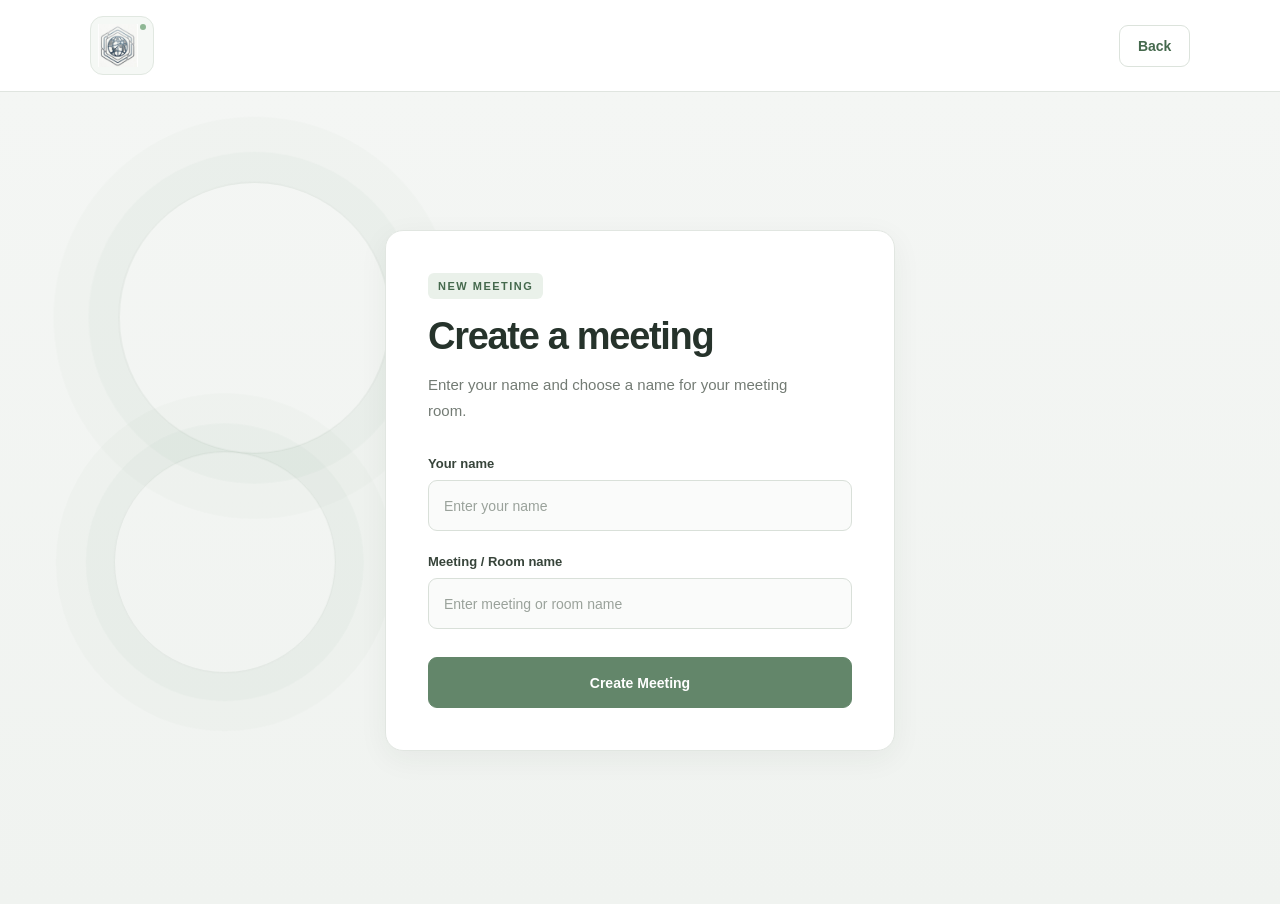
<file: create.html>
<!DOCTYPE html>

<html lang="en">

<head>


<meta charset="UTF-8">

<meta
    name="viewport"
    content="width=device-width, initial-scale=1.0"
>

<title>Create Meeting - MeetUp</title>
    
<link rel="icon" type="image/png" href="m4.png">


<link rel="stylesheet" href="create.css">


</head>

<body>

<!-- =========================
     HEADER
========================== -->

<header class="create-header">


    <!-- Logo -->

    
<a href="index.html" class="logo">
    <img src="m4.png" alt="MeetUp Logo" class="logo-image">
</a>



    <!-- Back -->

    <a
        href="index.html"
        class="back-button"
    >
        Back
    </a>

</header>



<!-- =========================
     MAIN
========================== -->

<main class="create-main">

    <section class="create-card">


        <!-- Heading -->

        <div class="create-heading">

            <p class="page-label">
                NEW MEETING
            </p>

            <h1>
                Create a meeting
            </h1>

            <p>
                Enter your name and choose a name
                for your meeting room.
            </p>

        </div>



        <!-- =========================
             FORM
        ========================== -->

        <form id="createMeetingForm">


            <!-- Name -->

            <div class="form-group">

                <label for="userName">
                    Your name
                </label>

                <input
                    type="text"
                    id="userName"
                    name="userName"
                    placeholder="Enter your name"
                    autocomplete="name"
                    maxlength="50"
                    required
                >

            </div>



            <!-- Room Name -->

            <div class="form-group">

                <label for="roomName">
                    Meeting / Room name
                </label>

                <input
                    type="text"
                    id="roomName"
                    name="roomName"
                    placeholder="Enter meeting or room name"
                    maxlength="100"
                    required
                >

            </div>



            <!-- Create Button -->

            <button
                type="submit"
                class="create-button"
                id="createMeetingButton"
            >
                Create Meeting
            </button>

        </form>



        <!-- Status -->

        <p
            id="createStatus"
            class="create-status"
            aria-live="polite"
        ></p>


    </section>

</main>



<script src="create.js"></script>
<script src="bubble-motion.js"></script>

</body>

</html>
</file>
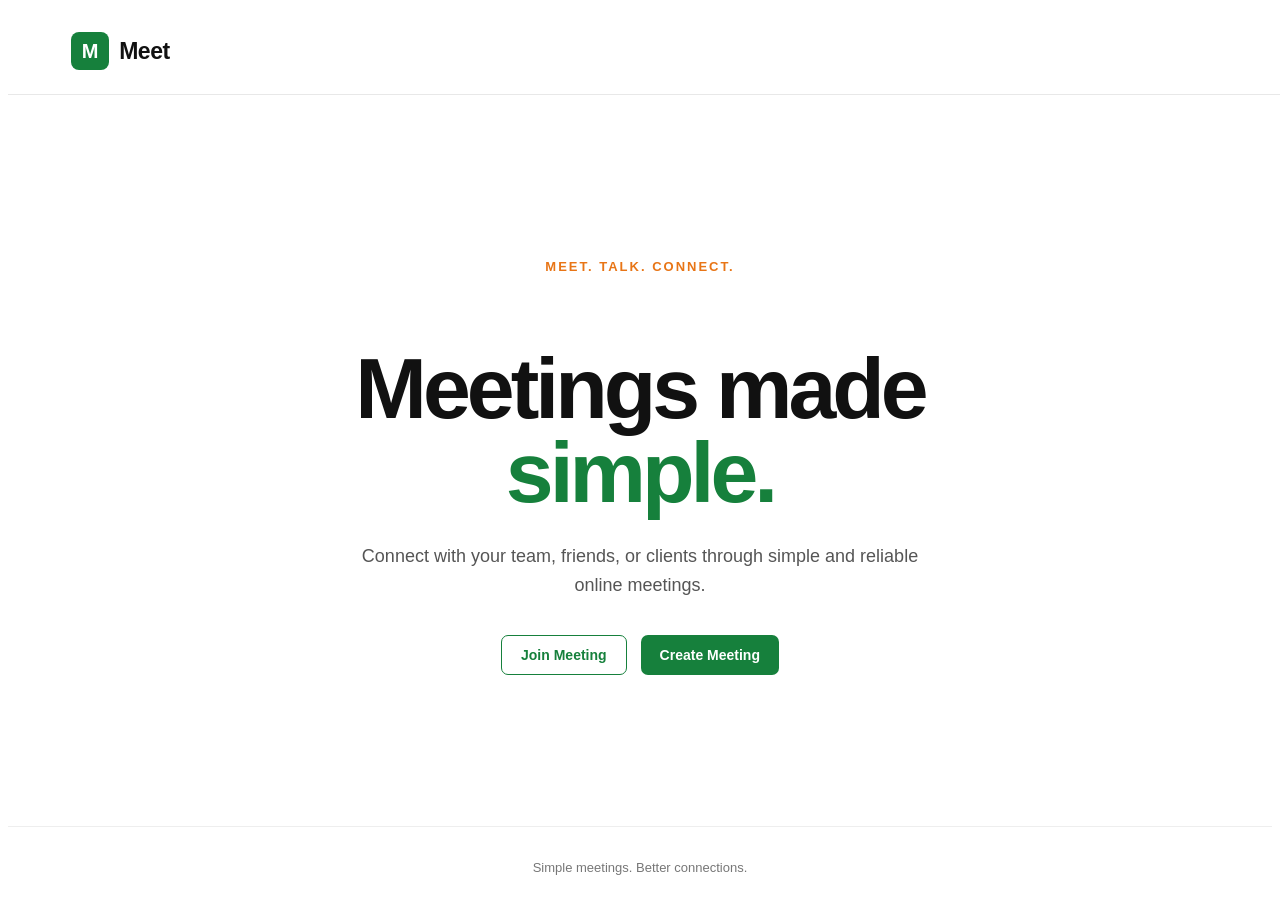
<file: home.html>
<!DOCTYPE html>
<html lang="en">
<head>
    <meta charset="UTF-8">
    <meta name="viewport" content="width=device-width, initial-scale=1.0">

    <title>Meet</title>

    <link rel="stylesheet" href="home.css">
</head>

<body>

    <!-- =========================
         HEADER
    ========================== -->
    <header class="home-header">

        <!-- Logo -->
        <a href="#" class="logo">
            <span class="logo-mark">M</span>
            <span class="logo-text">Meet</span>
        </a>

       
    </header>


    <!-- =========================
         MAIN CONTENT
    ========================== -->
    <main class="home-main">

        <section class="hero">

            <p class="hero-label">MEET. TALK. CONNECT.</p>

            <h1>
                Meetings made
                <span>simple.</span>
            </h1>

            <p class="hero-description">
                Connect with your team, friends, or clients
                through simple and reliable online meetings.
            </p>
            <div class="hero-actions">

            <button class="btn btn-join" id="joinMeetingBtn">
                Join Meeting
            </button>

            <button class="btn btn-create" id="createMeetingBtn">
                Create Meeting
            </button>

        </div>

            

        </section>

    </main>


    <!-- =========================
         FOOTER
    ========================== -->
    <footer class="home-footer">
        <p>Simple meetings. Better connections.</p>
    </footer>


    <script src="home.js"></script>

</body>
</html>
</file>
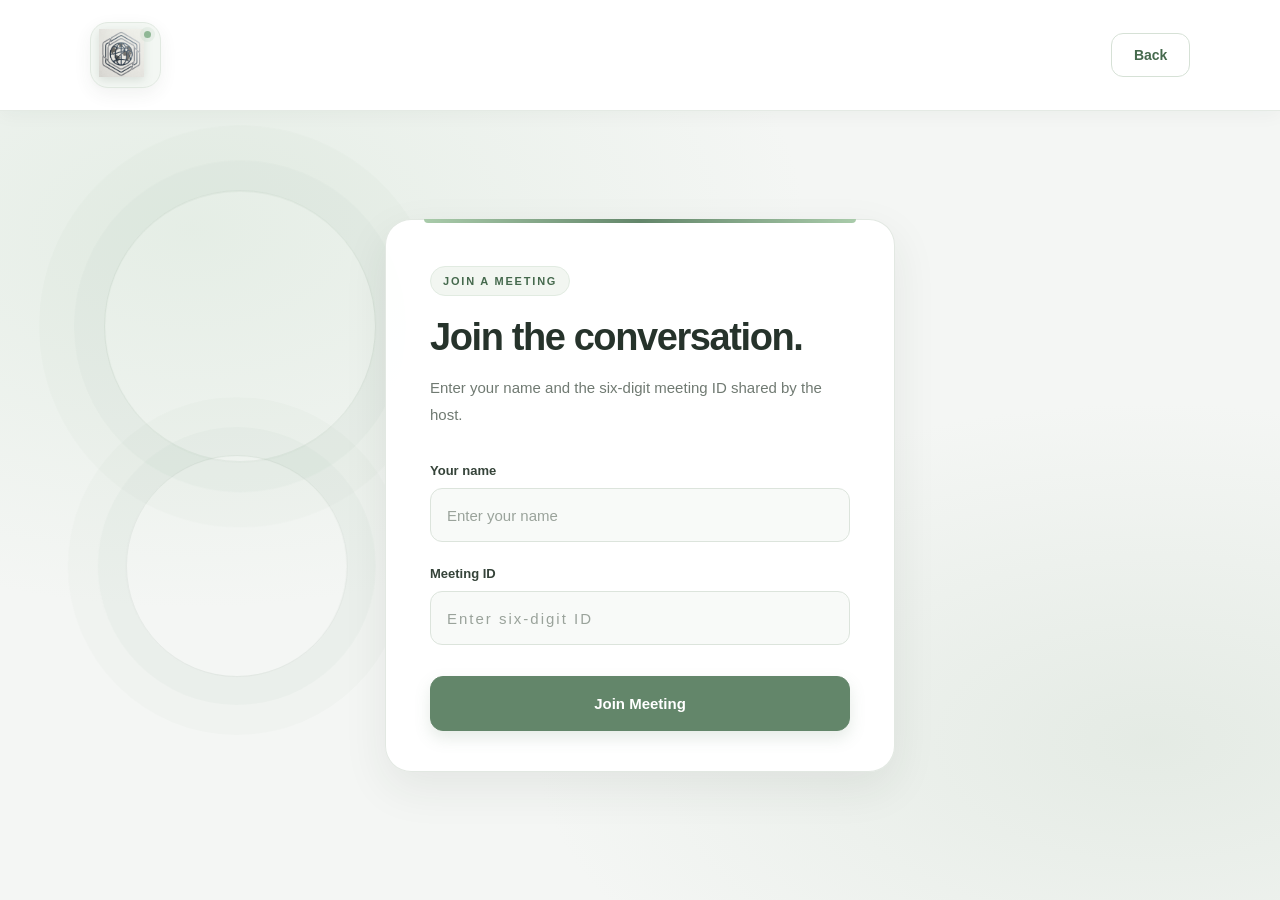
<file: join.html>
<!DOCTYPE html>

<html lang="en">

<head>
    
<meta charset="UTF-8">

<meta
    name="viewport"
    content="width=device-width, initial-scale=1.0"
>

<title>Join Meeting - MeetUp</title>
    
<link rel="icon" type="image/png" href="m5.jpg">


<link rel="stylesheet" href="join.css">


</head>

<body>
<!-- =========================
     HEADER
========================== -->

<header class="join-header">

    
<a href="home.html" class="logo">
    <img src="m5.jpg" alt="MeetUp Logo" class="logo-image">
</a>



    <a
        href="index.html"
        class="back-button"
    >
        Back
    </a>

</header>



<!-- =========================
     MAIN
========================== -->

<main class="join-main">

    <section class="join-card">


        <!-- HEADING -->

        <div class="join-heading">

            <p class="page-label">
                JOIN A MEETING
            </p>

            <h1>
                Join the conversation.
            </h1>

            <p>
                Enter your name and the six-digit
                meeting ID shared by the host.
            </p>

        </div>



        <!-- FORM -->

        <form id="joinMeetingForm">


            <!-- NAME -->

            <div class="form-group">

                <label for="displayName">
                    Your name
                </label>

                <input
                    type="text"
                    id="displayName"
                    name="displayName"
                    placeholder="Enter your name"
                    autocomplete="name"
                    maxlength="50"
                    required
                >

            </div>



            <!-- MEETING ID -->

            <div class="form-group">

                <label for="meetingPin">
                    Meeting ID
                </label>

                <input
                    type="text"
                    id="meetingPin"
                    name="meetingPin"
                    placeholder="Enter six-digit ID"
                    inputmode="numeric"
                    maxlength="6"
                    autocomplete="off"
                    required
                >

            </div>



            <!-- BUTTON -->

            <button
                type="submit"
                class="join-button"
                id="joinButton"
            >
                Join Meeting
            </button>

        </form>



        <!-- STATUS -->

        <p
            id="joinStatus"
            class="join-status"
            aria-live="polite"
        ></p>


    </section>

</main>



<script src="join.js"></script>
<script src="bubble-motion.js"></script>


</body>

</html>
</file>
<file: create.css>
/* =========================
   RESET & DESIGN TOKENS
========================= */

:root {
    --green: #63866A;
    --green-dark: #45694D;
    --green-light: #EAF1EA;

    --background: #F4F6F4;
    --surface: #FFFFFF;

    --text: #26332B;
    --text-muted: #737B74;
    --border: #E0E5E0;

    --shadow:
        0 8px 30px rgba(32, 48, 35, 0.055);
}

* {
    box-sizing: border-box;
    margin: 0;
    padding: 0;
}

html {
    scroll-behavior: smooth;
}

body {
    min-height: 100vh;

    display: flex;
    flex-direction: column;

    font-family: Arial, Helvetica, sans-serif;

    background: var(--background);
    color: var(--text);

    -webkit-font-smoothing: antialiased;
}


/* =========================
   HEADER
========================= */

.create-header {
    position: relative;
    z-index: 2;

    width: 100%;
    min-height: 88px;

    display: flex;
    align-items: center;
    justify-content: space-between;

    padding: 16px 7%;

    background: #FFFFFF;

    border-bottom: 1px solid var(--border);
}


/* =========================
   LOGO
========================= */

.logo {
    position: relative;

    display: inline-flex;
    align-items: center;
    justify-content: center;

    padding: 7px 15px 7px 7px;

    border: 1px solid #E1E8E1;
    border-radius: 13px;

    background: #F5F8F5;

    text-decoration: none;
    color: var(--text);

    transition:
        background-color 0.2s ease,
        border-color 0.2s ease,
        transform 0.2s ease;
}

.logo:hover {
    background: #EDF3ED;
    border-color: #CCDACC;

    transform: translateY(-1px);
}

.logo-image {
    display: block;

    height: 43px;
    width: auto;
    max-width: 180px;

    object-fit: contain;
}


/* Retain compatibility with the old text logo */

.logo-mark {
    width: 38px;
    height: 38px;

    display: flex;
    align-items: center;
    justify-content: center;

    border-radius: 9px;

    background: var(--green);
    color: #FFFFFF;

    font-size: 20px;
    font-weight: 800;
}

.logo-text {
    font-size: 23px;
    font-weight: 750;
}


/* Small brand detail */

.logo::after {
    content: "";

    position: absolute;

    top: 7px;
    right: 7px;

    width: 6px;
    height: 6px;

    border-radius: 50%;

    background: #8FB795;
}


/* =========================
   BACK BUTTON
========================= */

.back-button {
    display: inline-flex;
    align-items: center;
    justify-content: center;

    min-height: 42px;

    padding: 10px 18px;

    border: 1px solid #DCE3DC;
    border-radius: 9px;

    background: #FFFFFF;
    color: var(--green-dark);

    text-decoration: none;

    font-size: 14px;
    font-weight: 700;

    transition:
        background-color 0.2s ease,
        border-color 0.2s ease,
        transform 0.2s ease;
}

.back-button:hover {
    background: var(--green-light);
    border-color: #C2D3C3;

    transform: translateY(-1px);
}

.back-button:focus-visible {
    outline: 3px solid rgba(99, 134, 106, 0.3);
    outline-offset: 3px;
}


/* =========================
   MAIN
========================= */

.create-main {
    flex: 1;

    min-height: calc(100vh - 88px);

    display: flex;
    align-items: center;
    justify-content: center;

    padding: 55px 22px 70px;

    background:
        linear-gradient(
            180deg,
            #F4F6F4 0%,
            #F0F3F0 100%
        );
}

/* =========================
   MOVING DECORATIVE BUBBLES
========================= */

.create-main {
    position: relative;
    isolation: isolate;
    overflow: hidden;
}

.create-main::before,
.create-main::after {
    content: "";
    position: absolute;
    z-index: -1;

    top: 0;
    left: 0;

    border-radius: 50%;
    pointer-events: none;

    will-change: transform;
}

.create-main::before {
    width: 270px;
    height: 270px;

    border: 1px solid rgba(99, 134, 106, 0.15);

    box-shadow:
        0 0 0 30px rgba(99, 134, 106, 0.035),
        0 0 0 65px rgba(99, 134, 106, 0.025);

    transform: translate3d(
        var(--bubble-x, 15px),
        var(--bubble-y, 15px),
        0
    );
}

.create-main::after {
    width: 220px;
    height: 220px;

    border: 1px solid rgba(99, 134, 106, 0.13);

    box-shadow:
        0 0 0 28px rgba(99, 134, 106, 0.035),
        0 0 0 58px rgba(99, 134, 106, 0.025);

    transform: translate3d(
        var(--bubble-x-after, 200px),
        var(--bubble-y-after, 250px),
        0
    );
}



/* =========================
   CREATE CARD
========================= */

.create-card {
    width: 100%;
    max-width: 510px;

    padding: 42px;

    background: var(--surface);

    border: 1px solid #E1E6E1;
    border-radius: 18px;

    box-shadow: var(--shadow);

    animation: cardEnter 0.45s ease both;
}


/* =========================
   HEADING
========================= */

.create-heading {
    margin-bottom: 32px;
}

.page-label {
    display: inline-block;

    margin-bottom: 16px;

    padding: 7px 10px;

    border-radius: 6px;

    background: var(--green-light);
    color: var(--green-dark);

    font-size: 11px;
    font-weight: 800;

    letter-spacing: 1.5px;
}

.create-heading h1 {
    margin-bottom: 13px;

    color: var(--text);

    font-size: clamp(31px, 4vw, 38px);
    font-weight: 750;

    line-height: 1.15;
    letter-spacing: -1.3px;
}

.create-heading p:last-child {
    max-width: 390px;

    color: var(--text-muted);

    font-size: 15px;
    line-height: 1.75;
}


/* =========================
   FORM
========================= */

#createMeetingForm {
    display: flex;
    flex-direction: column;

    gap: 23px;
}


/* =========================
   FORM GROUP
========================= */

.form-group {
    display: flex;
    flex-direction: column;

    gap: 9px;
}

.form-group label {
    color: #37443A;

    font-size: 13px;
    font-weight: 700;
}


/* =========================
   INPUTS
========================= */

.form-group input {
    width: 100%;
    height: 51px;

    padding: 0 15px;

    border: 1px solid #D9E0D9;
    border-radius: 9px;

    outline: none;

    background: #FAFBFA;
    color: var(--text);

    font-family: inherit;
    font-size: 14px;

    transition:
        background-color 0.2s ease,
        border-color 0.2s ease,
        box-shadow 0.2s ease;
}

.form-group input::placeholder {
    color: #9AA29B;
}

.form-group input:hover {
    border-color: #BCCDBD;
}

.form-group input:focus {
    background: #FFFFFF;

    border-color: var(--green);

    box-shadow:
        0 0 0 3px rgba(99, 134, 106, 0.12);
}


/* =========================
   CREATE BUTTON
========================= */

.create-button {
    width: 100%;
    min-height: 51px;

    margin-top: 5px;
    padding: 14px 20px;

    border: 1px solid var(--green);
    border-radius: 9px;

    background: var(--green);
    color: #FFFFFF;

    font-family: inherit;
    font-size: 14px;
    font-weight: 700;

    cursor: pointer;

    transition:
        background-color 0.2s ease,
        border-color 0.2s ease,
        transform 0.2s ease;
}

.create-button:hover {
    background: var(--green-dark);
    border-color: var(--green-dark);

    transform: translateY(-1px);
}

.create-button:active {
    transform: translateY(0);
}

.create-button:focus-visible {
    outline: 3px solid rgba(99, 134, 106, 0.3);
    outline-offset: 3px;
}


/* =========================
   STATUS
========================= */

.create-status {
    margin-top: 16px;

    text-align: center;

    color: var(--text-muted);

    font-size: 13px;
    line-height: 1.7;

    overflow-wrap: anywhere;
}

.create-status:empty {
    display: none;
}


/* =========================
   ENTRANCE ANIMATION
========================= */

@keyframes cardEnter {
    from {
        opacity: 0;
        transform: translateY(10px);
    }

    to {
        opacity: 1;
        transform: translateY(0);
    }
}


/* =========================
   ACCESSIBILITY
========================= */

@media (prefers-reduced-motion: reduce) {
    *,
    *::before,
    *::after {
        scroll-behavior: auto !important;
        animation-duration: 0.01ms !important;
        animation-iteration-count: 1 !important;
        transition-duration: 0.01ms !important;
    }
}


/* =========================
   TABLET
========================= */

@media (max-width: 768px) {

    .create-header {
        padding: 15px 5%;
    }

    .create-main {
        padding: 45px 20px 55px;
    }

    .create-card {
        padding: 36px;
    }
}


/* =========================
   MOBILE
========================= */

@media (max-width: 600px) {

    .create-header {
        min-height: 76px;

        padding: 13px 18px;
    }

    .logo {
        padding: 6px 13px 6px 6px;

        border-radius: 11px;
    }

    .logo-image {
        height: 39px;
        max-width: 150px;
    }

    .logo::after {
        top: 6px;
        right: 6px;
    }

    .back-button {
        min-height: 39px;

        padding: 9px 14px;

        font-size: 13px;
    }

    .create-main {
        min-height: calc(100vh - 76px);

        align-items: flex-start;

        padding: 32px 16px 45px;
    }

    .create-card {
        padding: 31px 23px;

        border-radius: 15px;
    }

    .create-heading {
        margin-bottom: 28px;
    }

    .create-heading h1 {
        font-size: 31px;
    }

    .create-heading p:last-child {
        font-size: 14px;
    }

    #createMeetingForm {
        gap: 21px;
    }

    .form-group input {
        height: 50px;
    }
}


/* =========================
   SMALL MOBILE
========================= */

@media (max-width: 360px) {

    .create-card {
        padding: 27px 18px;
    }

    .create-heading h1 {
        font-size: 28px;
    }

    .logo-image {
        max-width: 120px;
    }
}
</file>
<file: home.css>
css
/* =========================
   RESET
========================= */

* {
    box-sizing: border-box;
    margin: 0;
    padding: 0;
}

body {
    font-family: Arial, Helvetica, sans-serif;

    background: #ffffff;
    color: #111111;

    min-height: 100vh;
}


/* =========================
   PAGE
========================= */

body {
    display: flex;
    flex-direction: column;
}


/* =========================
   HEADER
========================= */

.home-header {
    width: 100%;

    display: flex;
    align-items: center;
    justify-content: space-between;

    padding: 24px 5%;

    border-bottom: 1px solid #e8e8e8;

    background: #ffffff;
}


/* =========================
   LOGO
========================= */

.logo {
    display: flex;
    align-items: center;
    gap: 10px;

    text-decoration: none;
    color: #111111;
}

.logo-mark {
    width: 38px;
    height: 38px;

    display: flex;
    align-items: center;
    justify-content: center;

    background: #16803c;
    color: #ffffff;

    border-radius: 8px;

    font-size: 20px;
    font-weight: 800;
}

.logo-text {
    font-size: 23px;
    font-weight: 800;
    letter-spacing: -0.5px;
}


/* =========================
   HEADER BUTTONS
========================= */

.header-actions {
    display: flex;
    align-items: center;
    gap: 12px;
}

.btn {
    border: none;
    cursor: pointer;

    padding: 11px 19px;

    border-radius: 7px;

    font-size: 14px;
    font-weight: 700;

    transition:
        background-color 0.2s ease,
        transform 0.2s ease;
}

.btn:hover {
    transform: translateY(-1px);
}


/* Join */

.btn-join {
    background: #ffffff;
    color: #16803c;

    border: 1px solid #16803c;
}

.btn-join:hover {
    background: #f1f8f3;
}


/* Create */

.btn-create {
    background: #16803c;
    color: #ffffff;
}

.btn-create:hover {
    background: #116b31;
}


/* =========================
   MAIN
========================= */

.home-main {
    flex: 1;

    display: flex;
    align-items: center;
    justify-content: center;

    padding: 80px 5%;
}


/* =========================
   HERO
========================= */

.hero {
    width: 100%;
    max-width: 850px;

    text-align: center;
}

.hero-label {
    margin-bottom: 20px;

    color: #e87516;

    font-size: 13px;
    font-weight: 800;

    letter-spacing: 2px;
}

.hero h1 {
    font-size: clamp(48px, 7vw, 86px);

    line-height: 0.98;

    letter-spacing: -4px;

    margin-bottom: 28px;
}

.hero h1 span {
    color: #16803c;
}

.hero-description {
    max-width: 600px;

    margin: 0 auto 35px;

    color: #555555;

    font-size: 18px;
    line-height: 1.6;
}


/* =========================
   HERO BUTTONS
========================= */

.hero-actions {
    display: flex;
    justify-content: center;
    gap: 14px;

    flex-wrap: wrap;
}

.hero-btn {
    padding: 15px 25px;

    border-radius: 8px;

    font-size: 15px;
    font-weight: 700;

    cursor: pointer;

    transition:
        background-color 0.2s ease,
        transform 0.2s ease;
}

.hero-btn:hover {
    transform: translateY(-2px);
}


/* Join */

.hero-join {
    background: #16803c;
    color: #ffffff;

    border: 1px solid #16803c;
}

.hero-join:hover {
    background: #116b31;
}


/* Create */

.hero-create {
    background: #ffffff;
    color: #111111;

    border: 1px solid #111111;
}

.hero-create:hover {
    background: #f5f5f5;
}


/* =========================
   FOOTER
========================= */

.home-footer {
    padding: 20px 5%;

    text-align: center;

    border-top: 1px solid #eeeeee;

    color: #777777;

    font-size: 13px;
}


/* =========================
   MOBILE
========================= */

@media (max-width: 650px) {

    .home-header {
        padding: 18px 5%;
    }

    .header-actions {
        gap: 7px;
    }

    .btn {
        padding: 9px 12px;
        font-size: 12px;
    }

    .logo-text {
        font-size: 20px;
    }

    .logo-mark {
        width: 34px;
        height: 34px;
        font-size: 18px;
    }

    .home-main {
        padding: 60px 5%;
    }

    .hero h1 {
        letter-spacing: -2px;
    }

    .hero-description {
        font-size: 16px;
    }

    .hero-actions {
        flex-direction: column;
    }

    .hero-btn {
        width: 100%;
    }
}
</file>
<file: join.css>
/* =========================
   RESET & DESIGN TOKENS
========================= */

:root {
    --green: #63866A;
    --green-dark: #45694D;
    --green-soft: #E8F0E8;
    --green-pale: #F2F6F1;

    --background: #F4F6F4;
    --surface: #FFFFFF;
    --surface-muted: #EEF1EE;

    --text: #26332B;
    --text-muted: #707A72;
    --border: #E1E7E1;

    --radius-sm: 12px;
    --radius-md: 20px;
    --radius-lg: 30px;

    --shadow-card:
        0 16px 45px rgba(35, 54, 39, 0.08);
}

* {
    box-sizing: border-box;
    margin: 0;
    padding: 0;
}

html {
    min-height: 100%;
    scroll-behavior: smooth;
}

body {
    min-height: 100vh;

    display: flex;
    flex-direction: column;

    font-family:
        Inter,
        -apple-system,
        BlinkMacSystemFont,
        "Segoe UI",
        Arial,
        sans-serif;

    color: var(--text);
    background: var(--background);

    -webkit-font-smoothing: antialiased;
}


/* =========================
   HEADER
========================= */

.join-header {
    position: relative;
    z-index: 10;

    width: 100%;
    min-height: 105px;

    display: flex;
    align-items: center;
    justify-content: space-between;

    padding: 22px 7%;

    background: rgba(255, 255, 255, 0.96);

    border-bottom: 1px solid #E4EAE4;

    box-shadow:
        0 4px 18px rgba(35, 54, 39, 0.04);

    backdrop-filter: blur(16px);
    -webkit-backdrop-filter: blur(16px);
}


/* =========================
   LOGO
========================= */

.logo {
    position: relative;

    display: inline-flex;
    align-items: center;
    justify-content: center;

    padding: 8px 16px 8px 8px;

    border-radius: 18px;

    text-decoration: none;
    color: var(--text);

    background: #F3F7F3;

    border: 1px solid #E1E9E1;

    box-shadow:
        0 6px 18px rgba(50, 75, 55, 0.07);

    transition:
        transform 0.3s ease,
        box-shadow 0.3s ease,
        background-color 0.3s ease;
}

.logo:hover {
    transform: translateY(-2px);

    background: #ECF3EC;

    box-shadow:
        0 9px 24px rgba(50, 75, 55, 0.11);
}

.logo::after {
    content: "";

    position: absolute;

    width: 7px;
    height: 7px;

    top: 8px;
    right: 9px;

    border-radius: 50%;

    background: #8FB795;

    box-shadow:
        0 0 0 4px rgba(143, 183, 149, 0.12);

    pointer-events: none;
}

.logo-image {
    height: 48px;
    width: auto;

    max-width: 190px;

    display: block;

    object-fit: contain;

    transform: translateY(-2px);

    filter:
        drop-shadow(
            0 3px 5px rgba(35, 54, 39, 0.12)
        );
}


/* Legacy logo styles, if still used */

.logo-mark {
    width: 42px;
    height: 42px;

    display: flex;
    align-items: center;
    justify-content: center;

    border-radius: 13px;

    background: var(--green);
    color: #FFFFFF;

    font-size: 21px;
    font-weight: 800;
}

.logo-text {
    font-size: 23px;
    font-weight: 750;
    letter-spacing: -0.8px;
}


/* =========================
   BACK BUTTON
========================= */

.back-button {
    display: inline-flex;
    align-items: center;
    justify-content: center;

    min-height: 44px;

    padding: 12px 22px;

    border: 1px solid #D6E1D6;
    border-radius: 12px;

    background: #FFFFFF;
    color: var(--green-dark);

    font-family: inherit;
    font-size: 14px;
    font-weight: 650;

    text-decoration: none;

    transition:
        background-color 0.25s ease,
        border-color 0.25s ease,
        transform 0.25s ease,
        box-shadow 0.25s ease;
}

.back-button:hover {
    background: var(--green-pale);
    border-color: #B7CDB9;

    transform: translateY(-2px);

    box-shadow:
        0 5px 14px rgba(50, 75, 55, 0.07);
}

.back-button:focus-visible {
    outline: 3px solid rgba(99, 134, 106, 0.35);
    outline-offset: 4px;
}


/* =========================
   MAIN
========================= */

.join-main {
    position: relative;
    isolation: isolate;

    flex: 1;

    width: 100%;

    display: flex;
    align-items: center;
    justify-content: center;

    padding: 65px 24px 85px;

    overflow: hidden;

    background:
        radial-gradient(
            ellipse at 15% 15%,
            rgba(190, 216, 192, 0.28),
            transparent 40%
        ),
        radial-gradient(
            ellipse at 90% 80%,
            rgba(213, 224, 213, 0.5),
            transparent 38%
        ),
        var(--background);
}


/* Decorative background details */


/* =========================
   MOVING DECORATIVE BUBBLES
========================= */

.join-main::before,
.join-main::after {
    content: "";
    position: absolute;
    z-index: -1;

    top: 0;
    left: 0;
    right: auto;
    bottom: auto;

    border-radius: 50%;
    pointer-events: none;

    will-change: transform;
    transform: translate3d(
    var(--bubble-x, 0px),
    var(--bubble-y, 0px),
    0
);
}

.join-main::before {
    width: 270px;
    height: 270px;

    border: 1px solid rgba(99, 134, 106, 0.15);

    box-shadow:
        0 0 0 30px rgba(99, 134, 106, 0.035),
        0 0 0 65px rgba(99, 134, 106, 0.025);
}

.join-main::after {
    width: 220px;
    height: 220px;

    border: 1px solid rgba(99, 134, 106, 0.13);

    box-shadow:
        0 0 0 28px rgba(99, 134, 106, 0.035),
        0 0 0 58px rgba(99, 134, 106, 0.025);
}
.join-main::after {
    transform: translate3d(
        var(--bubble-x-after, 200px),
        var(--bubble-y-after, 250px),
        0
    );
}



/* =========================
   JOIN CARD
========================= */

.join-card {
    position: relative;

    width: 100%;
    max-width: 510px;

    padding: 46px 44px 40px;

    background: rgba(255, 255, 255, 0.97);

    border: 1px solid rgba(225, 231, 225, 0.95);
    border-radius: 26px;

    box-shadow: var(--shadow-card);

    animation: joinCardAppear 0.65s ease both;
}


/* Subtle green accent along the top */

.join-card::before {
    content: "";

    position: absolute;

    top: -1px;
    left: 38px;
    right: 38px;

    height: 4px;

    border-radius: 0 0 8px 8px;

    background:
        linear-gradient(
            90deg,
            #A9CBAA,
            #63866A,
            #A9CBAA
        );
}


/* =========================
   HEADING
========================= */

.join-heading {
    margin-bottom: 35px;
}

.page-label {
    display: inline-flex;
    align-items: center;

    margin-bottom: 19px;

    padding: 8px 12px;

    color: var(--green-dark);
    background: var(--green-pale);

    border: 1px solid #E1EBE1;
    border-radius: 100px;

    font-size: 11px;
    font-weight: 800;

    letter-spacing: 1.8px;
}

.join-heading h1 {
    margin-bottom: 15px;

    color: var(--text);

    font-size: clamp(30px, 4vw, 38px);
    font-weight: 750;

    line-height: 1.17;
    letter-spacing: -1.4px;
}

.join-heading > p:last-child {
    color: var(--text-muted);

    font-size: 15px;
    line-height: 1.8;
}


/* =========================
   FORM
========================= */

#joinMeetingForm {
    display: flex;
    flex-direction: column;

    gap: 24px;
}

.form-group {
    display: flex;
    flex-direction: column;

    gap: 10px;
}

.form-group label {
    color: #354339;

    font-size: 13px;
    font-weight: 700;
}


/* =========================
   INPUT FIELDS
========================= */

.form-group input {
    width: 100%;
    min-height: 54px;

    padding: 15px 16px;

    background: #F8FAF8;
    color: var(--text);

    border: 1px solid #DCE4DC;
    border-radius: 12px;

    outline: none;

    font-family: inherit;
    font-size: 15px;

    transition:
        background-color 0.25s ease,
        border-color 0.25s ease,
        box-shadow 0.25s ease;
}

.form-group input::placeholder {
    color: #9AA39B;
}

.form-group input:hover {
    border-color: #B8CBB9;
}

.form-group input:focus {
    background: #FFFFFF;

    border-color: var(--green);

    box-shadow:
        0 0 0 4px rgba(99, 134, 106, 0.13);
}


/* Meeting ID */

#meetingPin {
    letter-spacing: 2px;
    font-variant-numeric: tabular-nums;
}


/* =========================
   JOIN BUTTON
========================= */

.join-button {
    position: relative;

    width: 100%;
    min-height: 55px;

    margin-top: 7px;

    display: inline-flex;
    align-items: center;
    justify-content: center;

    padding: 16px 22px;

    border: 1px solid var(--green);
    border-radius: 13px;

    background: var(--green);
    color: #FFFFFF;

    font-family: inherit;
    font-size: 15px;
    font-weight: 750;

    cursor: pointer;

    box-shadow:
        0 7px 16px rgba(99, 134, 106, 0.17);

    transition:
        background-color 0.25s ease,
        border-color 0.25s ease,
        box-shadow 0.25s ease,
        transform 0.25s ease;
}

.join-button:hover {
    background: var(--green-dark);
    border-color: var(--green-dark);

    transform: translateY(-2px);

    box-shadow:
        0 10px 22px rgba(69, 105, 77, 0.2);
}

.join-button:active {
    transform: translateY(0);
}

.join-button:focus-visible {
    outline: 3px solid rgba(99, 134, 106, 0.35);
    outline-offset: 4px;
}


/* =========================
   STATUS MESSAGE
========================= */

.join-status {
    min-height: 0;

    margin-top: 18px;

    color: var(--text-muted);

    font-size: 13px;
    line-height: 1.7;

    overflow-wrap: anywhere;
}

.join-status:empty {
    display: none;
}


/* =========================
   ENTRANCE ANIMATION
========================= */

@keyframes joinCardAppear {
    from {
        opacity: 0;
        transform: translateY(16px);
    }

    to {
        opacity: 1;
        transform: translateY(0);
    }
}


/* =========================
   ACCESSIBILITY
========================= */

@media (prefers-reduced-motion: reduce) {
    *,
    *::before,
    *::after {
        scroll-behavior: auto !important;
        animation-duration: 0.01ms !important;
        animation-iteration-count: 1 !important;
        transition-duration: 0.01ms !important;
    }
}


/* =========================
   TABLET
========================= */

@media (max-width: 768px) {

    .join-header {
        min-height: 90px;
        padding: 18px 5%;
    }

    .join-main {
        padding: 55px 22px 70px;
    }

    .join-card {
        padding: 40px 34px 35px;
    }
}


/* =========================
   MOBILE
========================= */

@media (max-width: 520px) {

    .join-header {
        min-height: 78px;
        padding: 15px 5%;
    }

    .logo {
        padding: 7px 14px 7px 7px;
        border-radius: 15px;
    }

    .logo-image {
        height: 40px;
        max-width: 150px;
    }

    .logo-mark {
        width: 35px;
        height: 35px;

        border-radius: 10px;

        font-size: 18px;
    }

    .logo-text {
        font-size: 20px;
    }

    .logo::after {
        width: 6px;
        height: 6px;

        top: 6px;
        right: 7px;
    }

    .back-button {
        min-height: 40px;

        padding: 10px 15px;

        border-radius: 10px;

        font-size: 13px;
    }

    .join-main {
        align-items: flex-start;

        padding: 38px 16px 55px;
    }

    .join-card {
        padding: 35px 23px 28px;

        border-radius: 22px;
    }

    .join-card::before {
        left: 28px;
        right: 28px;
    }

    .join-heading {
        margin-bottom: 29px;
    }

    .page-label {
        margin-bottom: 17px;

        font-size: 10px;
    }

    .join-heading h1 {
        font-size: 31px;
        letter-spacing: -1px;
    }

    .join-heading > p:last-child {
        font-size: 14px;
        line-height: 1.75;
    }

    #joinMeetingForm {
        gap: 22px;
    }

    .form-group input {
        min-height: 52px;
        font-size: 14px;
    }

    .join-button {
        min-height: 53px;
    }
}


/* =========================
   SMALL MOBILE
========================= */

@media (max-width: 360px) {

    .join-card {
        padding: 30px 18px 24px;
    }

    .join-heading h1 {
        font-size: 28px;
    }

    .logo-image {
        max-width: 120px;
    }
}
</file>
